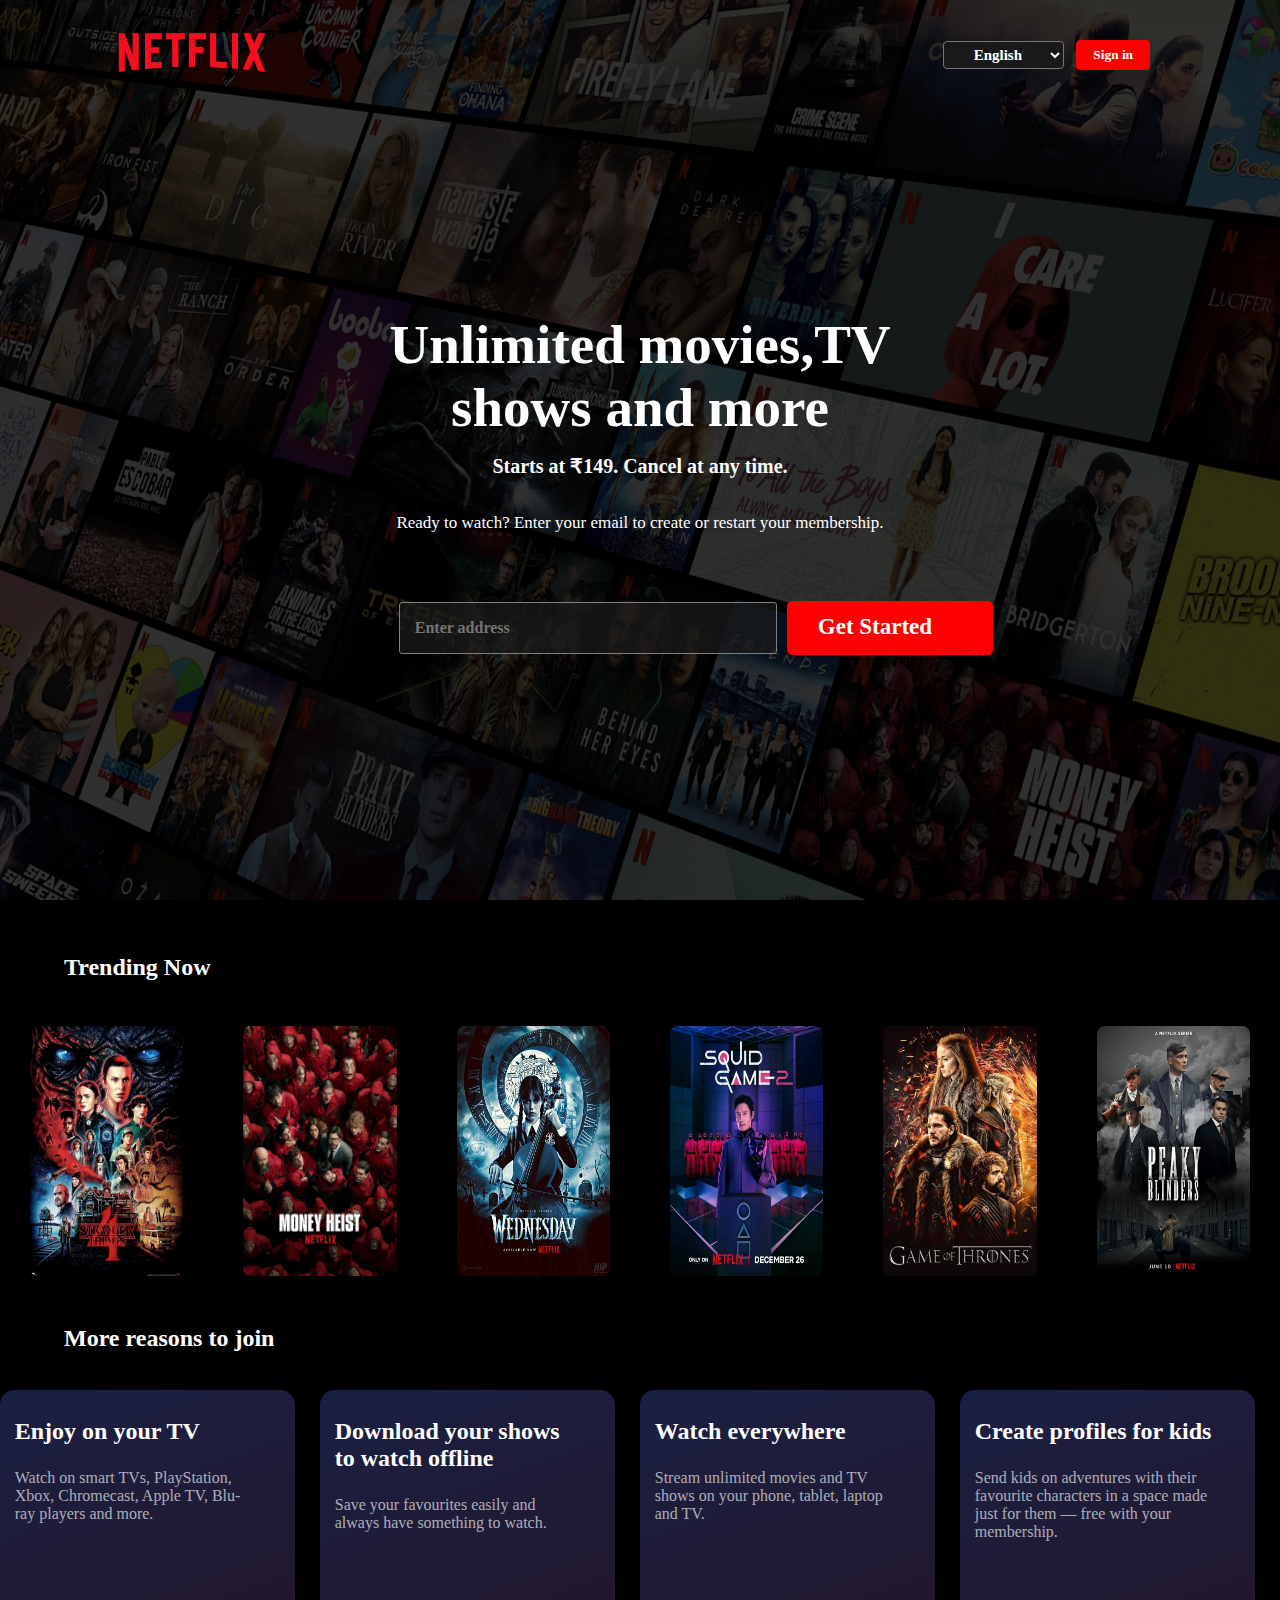
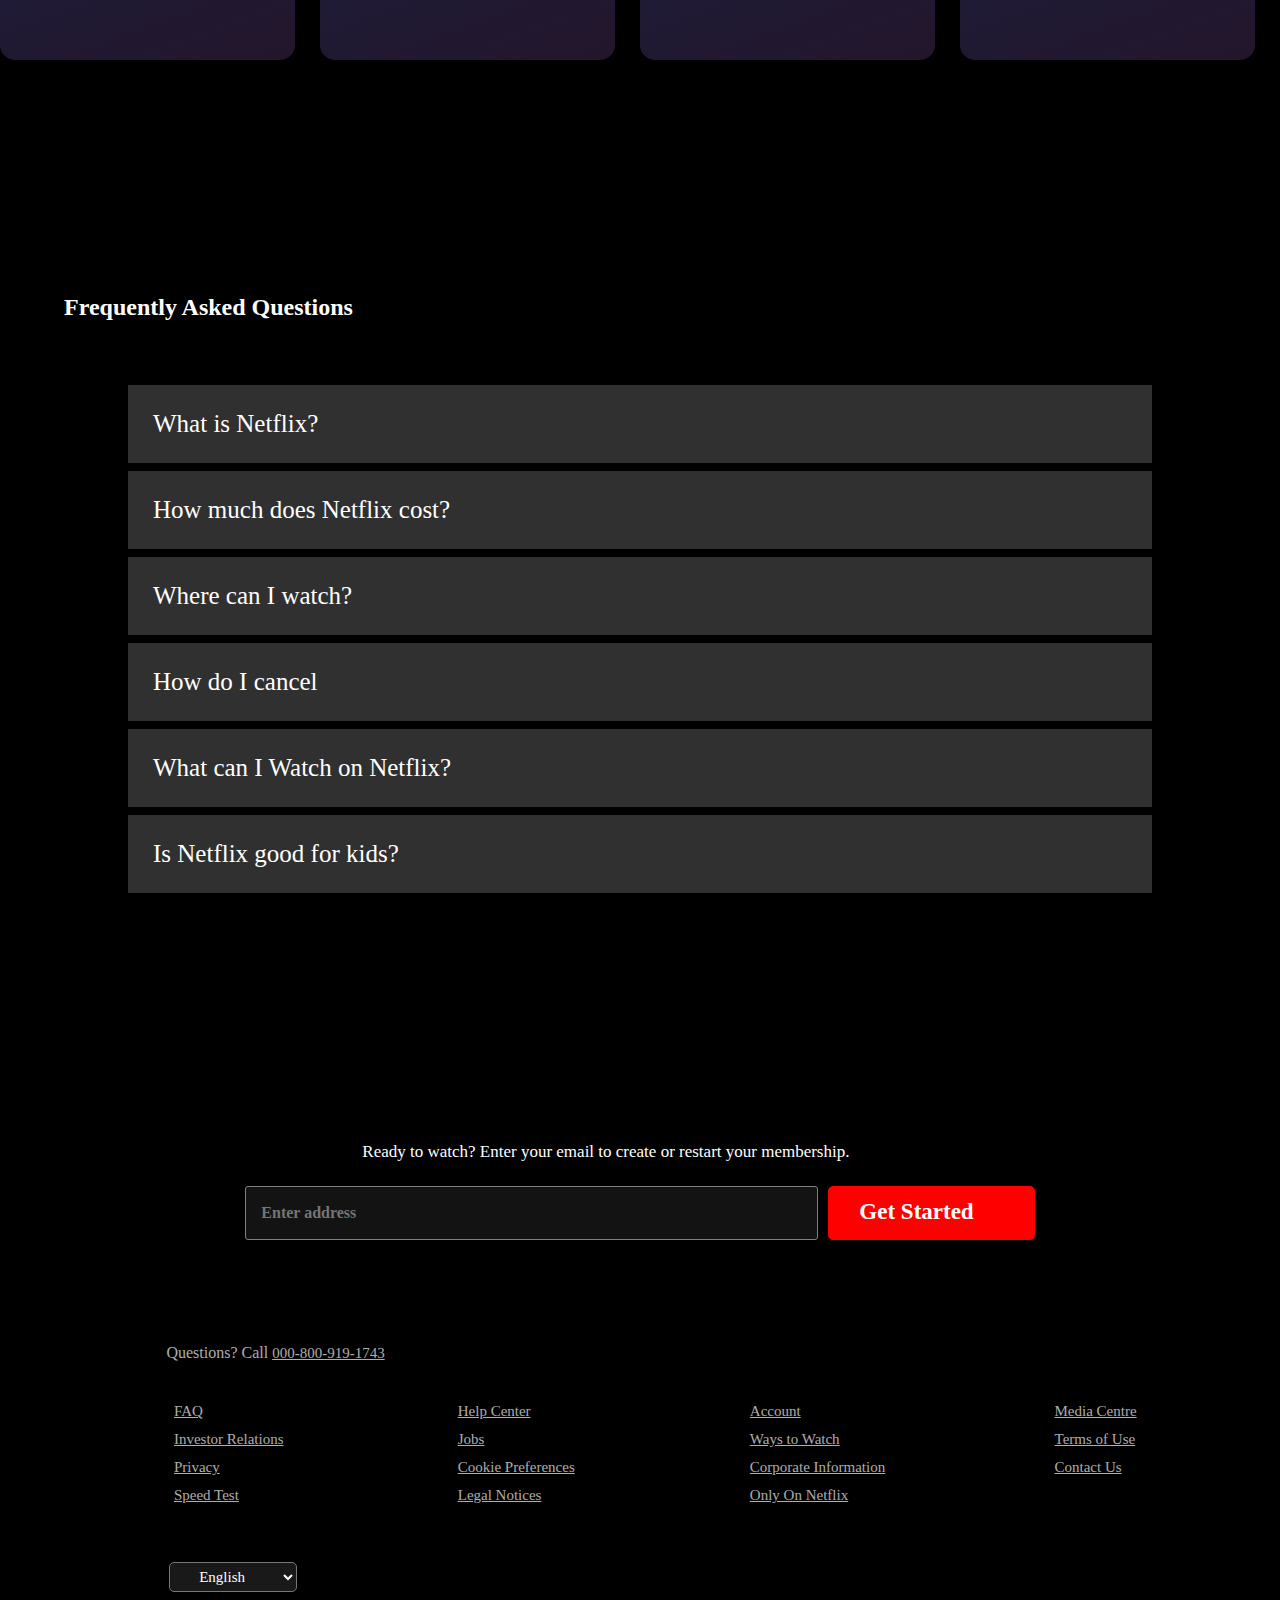
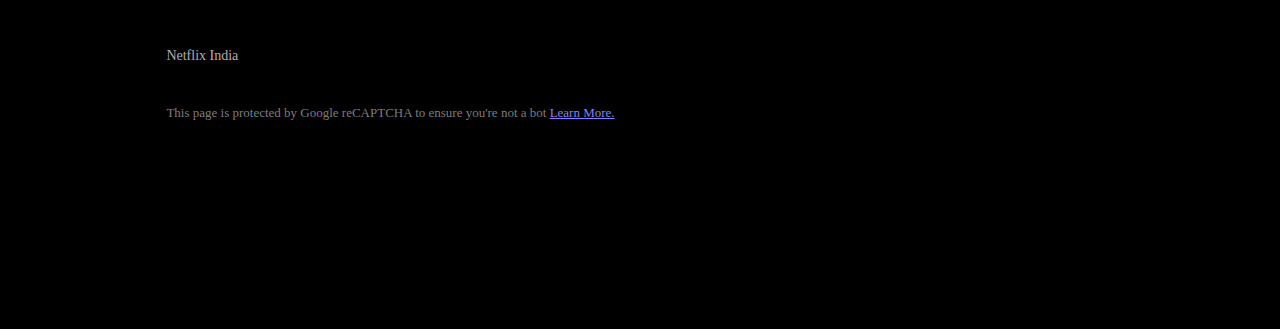
<file: index.html>
<!DOCTYPE html>
<html lang="en">
  <head>
    <meta charset="UTF-8" />
    <meta name="viewport" content="width=device-width, initial-scale=1.0" />
    <title>Netflix - Clone</title>
    <link rel="icon" href="Images/logo-icon.png" type="x-fa-icon">
    <link rel="stylesheet" href="style.css" />
    <link href="https://fonts.googleapis.com/css?family=Poppins:100,100italic,200,200italic,300,300italic,regular,italic,500,500italic,600,600italic,700,700italic,800,800italic,900,900italic" rel="stylesheet" />

  </head>
  <body>
    <main>
      <section class="section01">
        <div class="Sec01-Background" id="Sec01-Background">
          <img
            src="Images/Netflix-bg02.png"
            alt="Background-image"
            class="bg-image"
          />
        </div>

        <div class="Sec01-Logo" id="Sec01-Logo">
          <img src="Images/Netflix-logo.png" alt="Logo" class="Logo" />
        </div>

        <div class="Sec01-btn">
          <table>
            <tr>
              <td>
                <select name="" id="" class="Language-selection">
                  <option value="1">English</option>
                  <option value="2">தமிழ்</option>
                </select>
              </td>
              <td>
                <button class="Signin-btn"><a href="index2.html" style="text-decoration: none;color: white;">Sign in</a></button>
              </td>
            </tr>
          </table>
        </div>

        <div class="Sec01-content">
        <div class="content">
            <h1>Unlimited movies,TV</h1>
            <h1 class="h1-2">shows and more</h1>
            <p class="p-starts">Starts at ₹149. Cancel at any time.</p>
            <p class="p-ready">Ready to watch? Enter your email to create or restart your membership.</p>
        </div>
        </div>

        <div class="Sec01-input-button">
          <table>
            <tr>
              <td><input type="email" placeholder="Enter address" class="Input-email"></td>
              <td><button class="Button-GetStarted">Get Started</button></td>
            </tr>
          </table>
        </div>
      </section>
      <section class="section-02">
        <h2>Trending Now</h2>
        <div class="main-container">
          <div class="top10-container">
          <div class="Image">
            <img src="Images/01.jpg" alt="Poster">
          </div>
          <div class="Image">
            <img src="Images/02.webp" alt="Poster">
          </div>
          <div class="Image">
            <img src="Images/03.jpg" alt="Poster">
          </div>
          <div class="Image">
            <img src="Images/04.webp" alt="Poster">
          </div>
          <div class="Image">
            <img src="Images/07.jpg" alt="Poster">
          </div>
          <div class="Image">
            <img src="Images/06.jpg" alt="Poster">
          </div>
        </div>
        </div>
        <div class="content-container">
          <h2 class="More-h2">More reasons to join</h2>
          <div class="box-container">
            <div class="Box">
            <h2>Enjoy on your TV</h2>
            <p>Watch on smart TVs, PlayStation, Xbox, Chromecast, Apple TV, Blu-ray players and more.</p>
          </div>
          <div class="Box">
            <h2>Download your shows <br> to watch offline</h2>
            <p>Save your favourites easily and always have something to watch.</p>
          </div>
          <div class="Box">
            <h2>Watch everywhere</h2>
            <p>Stream unlimited movies and TV shows on your phone, tablet, laptop and TV.</p>
          </div>
          <div class="Box">
            <h2>Create profiles for kids</h2>
            <p>Send kids on adventures with their favourite characters in a space made just for them — free with your membership.</p>
          </div>
          </div>
        </div>
      </section>
      <section class="section-03">
        <div class="Frequent-h3">
          <h2>Frequently Asked Questions</h2>
        </div>
        <div class="button-container">
          <button>What is Netflix?</button>
          <button>How much does Netflix cost?</button>
          <button>Where can I watch?</button>
          <button>How do I cancel</button>
          <button>What can I Watch on Netflix?</button>
          <button>Is Netflix good for kids?</button>
        </div>
      </section>

      <section class="section-04">
        <div class="section-04-main">
          <div class="sec04-input-button">
          <p>Ready to watch? Enter your email to create or restart your membership.</p>
          <table>
            <tr>
              <td><input type="email" placeholder="Enter address" class="Input-email Input-email-02"></td>
              <td><button class="Button-GetStarted">Get Started</button></td>
            </tr>
          </table>
        </div>
        </div>
      <footer>
          <div>
            <p>Questions? Call <a href="#">000-800-919-1743</a> </p>
            <div class="ul-container">
               <div class="a">
            <ul>
            <li><a href="#">FAQ</a></li>
            <li><a href="#">Investor Relations</a></li>
            <li><a href="#">Privacy</a></li>
            <li><a href="#">Speed Test</a></li>
          </ul>
          </div>

          <div class="b">
            <ul>
            <li><a href="#">Help Center</a></li>
            <li><a href="#">Jobs</a></li>
            <li><a href="#">Cookie Preferences</a></li>
            <li><a href="#">Legal Notices</a></li>
          </ul>
          </div>

          <div class="c">
            <ul>
            <li><a href="#">Account</a></li>
            <li><a href="#">Ways to Watch</a></li>
            <li><a href="#" class="li-tag">Corporate Information</a></li>
            <li><a href="#">Only On Netflix</a></li> 
          </ul>

          </div>

          <div class="d">
            <ul>
            <li><a href="#">Media Centre</a></li>
            <li><a href="#">Terms of Use</a></li>
            <li><a href="#">Contact Us</a></li>
          </ul>
          
          </div>
            </div>
            <ul>
              <li>
              <select class="Language-selection-02" name="" id="">
                <option value="">English</option>
                <option value="">தமிழ்</option>
               </select>
            </li>
            </ul>
          </div>
        

          <p class="Netflix-p">Netflix India</p>
          <p class="This-page-p">This page is protected by Google reCAPTCHA to ensure you're not a bot <a href="#" class="Learn-a">Learn More.</a> </p>
        </footer>
    </main>
  </body>
</html>
</file>
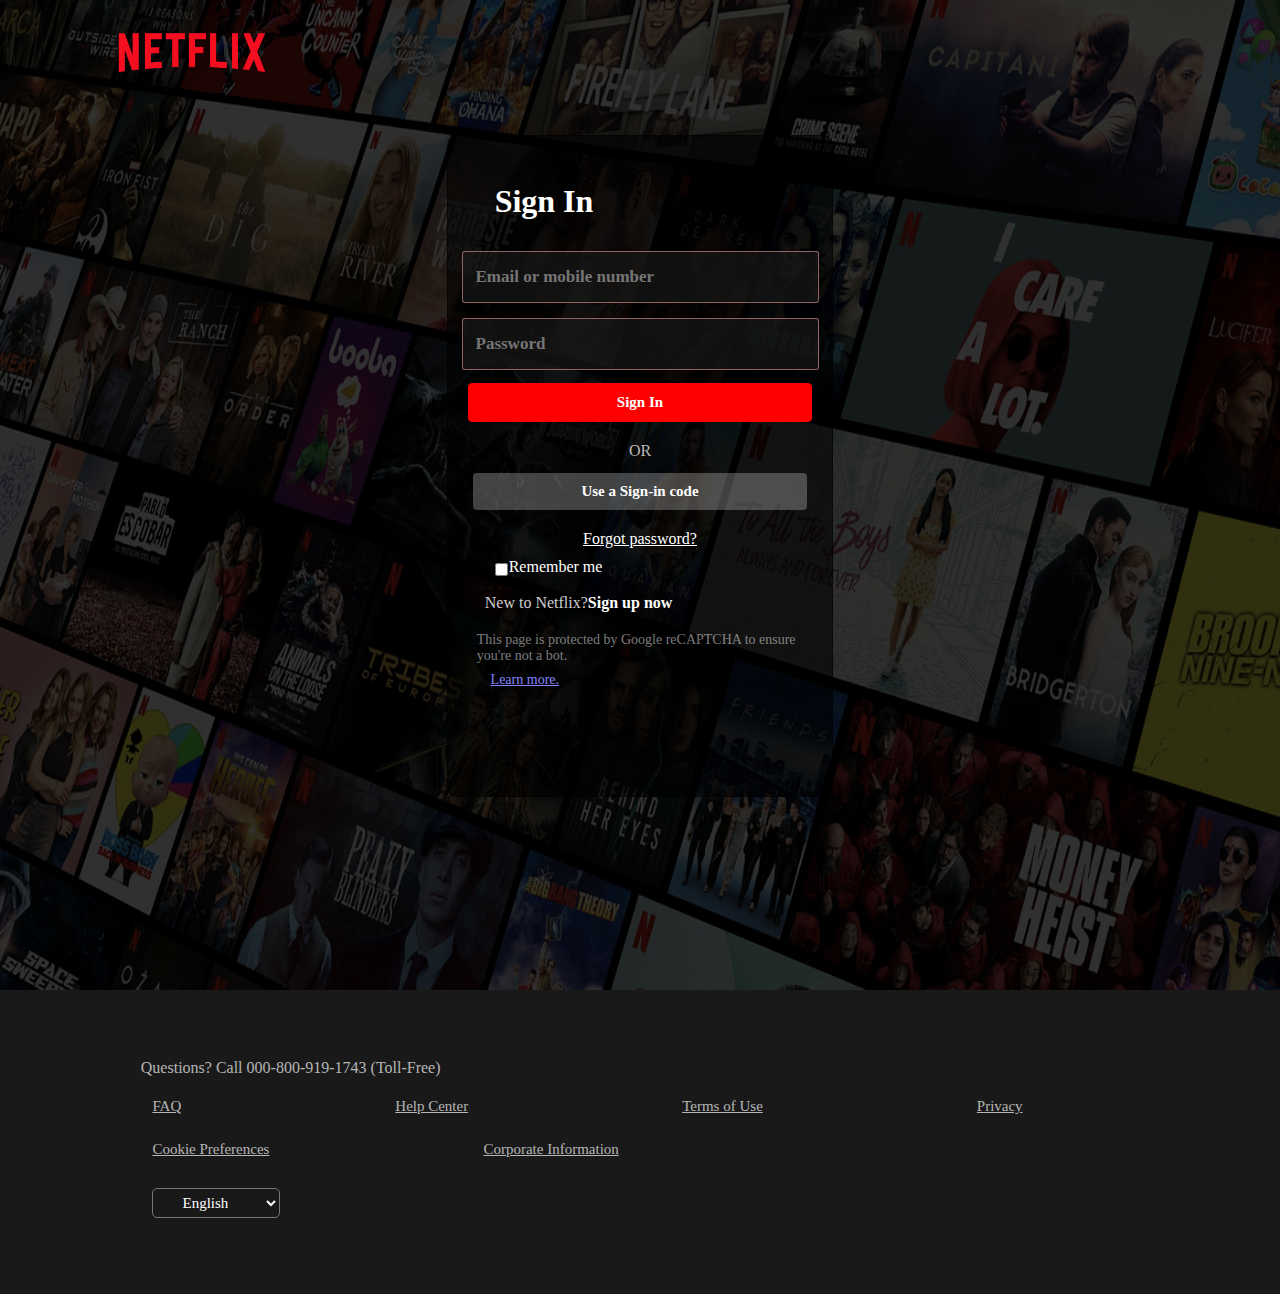
<file: index2.html>
<!DOCTYPE html>
<html lang="en">
  <head>
    <meta charset="UTF-8" />
    <meta name="viewport" content="width=device-width, initial-scale=1.0" />
    <title>Netflix - Clone</title>
    <link rel="icon" href="Images/logo-icon.png" type="x-fa-icon">
    <link rel="stylesheet" href="style2.css" />
    <link href="https://fonts.googleapis.com/css?family=Poppins:100,100italic,200,200italic,300,300italic,regular,italic,500,500italic,600,600italic,700,700italic,800,800italic,900,900italic" rel="stylesheet" />

  </head>
  <body>
      <section class="section01">
        <div class="Sec01-Background" id="Sec01-Background">
          <img
            src="Images/Netflix-bg02.png"
            alt="Background-image"
            class="bg-image"
          />
        </div>

        <div class="Sec01-Logo" id="Sec01-Logo">
          <img src="Images/Netflix-logo.png" alt="Logo" class="Logo" />
        </div>
        <section class="section02">
          <div class="div-main">
            <form action="">
            <div class="Form">
                    <h1 class="Sign-In">Sign In</h1>

                    <input type="text" placeholder="Email or mobile number" class="Input-Text">

                    <input type="password" placeholder="Password" class="Input-Password">

                    <button class="Sign-btn">Sign In</button>

                    <p class="p-or">OR</p>

                    <button class="Use-btn">Use a Sign-in code</button>

                    <a href="#" class="Forget-a">Forgot password?</a>

                    <input type="checkbox" name="Remember" id="" class="Check-box"><label for="Remember" class="Remember">Remember me</label>

                    <p class="New-to-netflix">New to Netflix?<a href="#">Sign up now</a></p>

                    <p class="This-p">This page is protected by Google reCAPTCHA to ensure <br> you're not a bot.</p>

                    <a href="#" class="Learn-a">Learn more.</a>
            </div>
            </form>
            </div>
        </section>
        <footer>
          <p>Questions? Call 000-800-919-1743 (Toll-Free)</p>
          <ul>
            <li><a href="#">FAQ</a></li>
            <li><a href="#">Help Center</a></li>
            <li><a href="#">Terms of Use</a></li>
            <li><a href="#">Privacy</a></li><br>
            <li><a href="#">Cookie Preferences</a></li>
            <li><a href="#" class="li-tag">Corporate Information</a></li> <br>
            <li>
              <select class="Language-selection" name="" id="">
                <option value="">English</option>
                <option value="">தமிழ்</option>
               </select>
      
          </ul> 

          
        </footer>
</body>
</html>
</file>
<file: style.css>
*{
    margin: 0%;
    padding: 0%;
    font-family:   Segoe UI;
}
body{
    height: 100vh;
    width: 100%;
    background-color: black;
    overflow-x: hidden;
    box-sizing: border-box;
}
.section01{
    width: 100%;
    height: 100vh;
    position: relative;
}
.Sec01-Background{
    width: 100%;
    height: 100%;
}
.bg-image{
    filter: brightness(25%);
    width: 100%;
    height: 100%;
}
.Logo{
    width: 180px;
    height: 100px;
}
.Sec01-Logo{
    position: absolute;
    top: 0px;
    left: 8%;
}
.Sec01-btn{
    position: absolute;
    right: 10%;
    bottom: 92%;
    z-index: 1;
}
.Language-selection{
    background-color: rgb(25, 25, 25);
    color: white;
    padding: 4px 25px 4px 25px;
    text-align: center;
    border-radius:4px ;
    font-size: 15px;
    outline-offset: 2px;
    font-weight: 600;
}
.Language-selection:hover{
outline: 2px white solid;
}
.Signin-btn{
    margin-left: 10px;
    background-color: red;
    color: white;
    border: 1px solid red;
    padding: 6px 16px 6px 16px;
    border-radius: 4px;
    font-weight: 700;
}
.Signin-btn:hover{

    background-color: rgb(195, 1, 1);
    border: 1px solid rgb(195, 1, 1);
    cursor: pointer;
}

.Sec01-content{
    position:absolute;
    bottom: 5%;
    height: 100vh;
    width: 100%;
    display: flex;
    color: white;
    font-size: 30px;
    justify-content: center;
    align-items: center;
    flex-direction: row;
}
.content h1{
    font-size: 55px;
    font-weight: 800;
}
.content .h1-2{
    text-align: center;
}
.content .p-starts{
    font-size: 20px;
    font-weight: 600;
    text-align: center;
    margin-top: 15px;
}
.content .p-ready{
    position: relative;
    top: 35px;
    font-size: 17px;
    text-align: center;
}
.Sec01-input-button{
    position: absolute;
    top: 66.5%;
    left: 31vw;
}
.Input-email{
    background-color: rgba(27, 27, 27, 0.7);
    padding: 16px 155px 16px 15px ;
    border: 1px solid gray;
    border-radius: 3px;
    font-size:16px;
    font-weight: 600;
    color: white;
}
.Button-GetStarted{
    background-color: red;
    color:white;
    padding: 11px 60px 12px 30px ;
    border: 1px solid red;
    border-radius: 5px;
    font-weight: 700;
    font-size: 23px;
    margin-left: 8px;
}
.Button-GetStarted:hover{
    background-color: rgb(195, 1, 1);
    border: 1px solid rgb(195, 1, 1);
    cursor: pointer;
}
.section-02{
    width: 100%;
    height: 100vh;
}
.main-container{
    display: flex;
    justify-content: center;
}
.section-02 h2{
    margin-top: 5%;
    color: white;
    position: relative;
    left: 5%;
    bottom: 10px;
    margin-bottom: 10px;
}
.top10-container{
    display: flex;
    justify-content: center;
    width: 100%;
    margin: 15px 0px;
}
.Image{
    height: 250px;
    width: 180px;
    transition: 100ms;
    margin:10px 30px;
}
.top10-container img{
    width: 100%;
    height: 100%;
    border-radius: 8px;
}
.Image:hover{
    transition: 100ms;
    height: 254px;
    width: 184px;
    cursor: pointer;
    box-shadow: 0px 0px 25px rgb(36, 36, 36);
}

.content-container .Box{
    height: 270px;
    width: 300px;
    color: white;
    background:linear-gradient(160deg, #1A2043 0%, #23162B 100%);;
    border-radius: 15px;
    margin-right: 25px;
    margin-top: 1%;
}
.Box h2{
    /* font-family: sans-serif; */
    position: relative;
    top: 5%; 
    font-weight: 700;
}
.Box p{
    font-weight: 500;
    position: relative;
    top: 10%;
    left: 5%;
    width: 240px;
    color: rgba(255, 255, 255, 0.651);
}

.box-container{
    display: flex;
    justify-content: center;
    position: relative;
    bottom: 25px;
}
.content-container .More-h2{
    position: relative;
    bottom: 40px;
}
.section-03{
    width: 100%;
    height: 100vh;
    color: white;
}
.Frequent-h3{
    position: relative;
    top: 30px;
    left: 5%;
}
.button-container{
    display: flex;
    flex-direction: column;
    position: relative;
    top: 10%;
    align-items: center;
}
.button-container button{
    text-align: left;
    padding: 25px 25px;
    margin: 4px;
    width: 80%;
    background-color: #303030;
    border: none;
    color: white;
    font-size: 25px;
    font-weight: 400;
    font-family: inherit;
    cursor: pointer;
}
.button-container button:hover{
     background-color: #444444;
}
.section-04-main{
    width: 100%;
    height: 20vh;
    display: flex;
    justify-content: center;
    color: white;
}
.section-04 .Input-email-02{
    padding: 17px 350px 17px 15px ;
}
.Button-GetStarted{
    padding: 12px 60px 14px 30px ;
}
.sec04-input-button p{
    position: relative;
    left: 15%;
    bottom: 12%;
    font-size: 17px;
}
footer {
  width: 100%;
  height: 65vh;
}
footer p {
  color: rgba(255, 255, 255, 0.685);
  position: relative;
  left: 13%;
}
footer a {
  color: rgba(255, 255, 255, 0.685);
  font-size: 15px;
  font-weight: 500;
}
footer li {
  margin: 10px 10px 10px 10px;
  /* display: inline-block; */
}
footer ul {
  position: relative;
  left: 8%;
  top: 30px;
  list-style: none;
  text-align: start;
}
.ul-container{
    display: flex;
    position: relative;
}
.ul-container .a,.b,.c,.d{
    margin-left: 12%;

}
.Language-selection-02{
    margin-top: 5px;
    background-color: rgb(25, 25, 25);
    color: white;
    padding: 5px 35px 5px 25px;
    text-align: center;
    border-radius:5px ;
    font-size: 15px;
    outline-offset: 2px;
    position: relative;
    left: 4.5%;
    margin-top: 3%;
}
.Language-selection-02:hover{
outline: 2px white solid;
}

.This-page-p{
    position: relative;
    top: 20%;
    font-size: 13px;
    color: rgba(255, 255, 255, 0.485);
    font-weight: 500;
}
.Netflix-p{
    position: relative;
    top: 13%;
    font-size: 14px;
    font-weight: 500;
}
.Learn-a{
    font-size: 13px;
    color: rgb(128, 128, 249);
}
</file>
<file: style2.css>
* {
  margin: 0%;
  padding: 0%;
  font-family: Segoe UI;
}
body {
  width: 100%;
  height: 100%;
  background-color: rgb(25, 25, 25);
  color: white;
  overflow-x: hidden;
}
.section01 {
  width: 100%;
  height: 100vh;
  position: relative;
}
.bg-image {
  filter: brightness(25%);
  width: 100%;
  height: 110vh;
}
.Logo {
  width: 180px;
  height: 100px;
}
.Sec01-Logo {
  position: absolute;
  top: 0px;
  left: 8%;
}
.div-main {
  position: absolute;
  top: 0%;
  width: 100%;
  height: 100vh;
  display: flex;
  justify-content: center;
}
.Form {
  position: absolute;
  top: 0%;
  display: flex;
  flex-direction: column;
  align-items: center;
  position: relative;
}
form {
  position: absolute;
  top: 15%;
  border: 1px solid rgba(0, 0, 0, 0.5);
  height: 660px;
  width: 30vw;
  color: white;
  background-color: rgba(0, 0, 0, 0.6);
  border-radius: 10px;
}
.Form .Sign-In {
  position: relative;
  right: 25%;
  top: 47px;
}
.Form input {
  padding: 15px 120px 15px 13px;
  margin-top: 15px;
  background-color: rgba(27, 27, 27, 0.6);
  border: 1px solid rgba(255, 167, 167, 0.538);
  border-radius: 3px;
  font-size: 17px;
  color: white;
  font-weight: 600;
}
.Form .Input-Text {
  margin-top: 78px;
}
.Form button {
  padding: 10px 148px 10px 148px;
  margin-top: 13px;
  margin-bottom: 20px;
  background-color: red;
  color: white;
  font-weight: 700;
  font-size: 15px;
  border: 1px solid red;
  border-radius: 4px;
}
.Form .Sign-btn:hover {
  background-color: rgba(255, 0, 0, 0.855);
  cursor: pointer;
}
.Form .Use-btn {
  background-color: rgba(255, 255, 255, 0.256);
  padding: 10px 108px 10px 108px;
  border: none;
}
.Form .Use-btn:hover {
  background-color: rgba(255, 255, 255, 0.206);
  cursor: pointer;
}
.p-or {
  color: rgba(255, 255, 255, 0.719);
}
.Forget-a {
  color: white;
}
.Forget-a:hover {
  color: rgba(255, 255, 255, 0.704);
}
.Form .Check-box {
  position: relative;
  right: 36%;
}
.Remember {
  position: relative;
  right: 22%;
  bottom: 18px;
}
.New-to-netflix {
  position: relative;
  right: 16%;
  color: rgba(255, 255, 255, 0.818);
}
.New-to-netflix a {
  color: white;
  text-decoration: none;
  font-weight: 700;
}
.This-p {
  position: relative;
  top: 20px;
  right: 1%;
  color: rgba(255, 255, 255, 0.49);
  font-size: 14px;
}
.Learn-a {
  color: rgb(132, 132, 255);
  font-size: 14px;
  position: relative;
  top: 28px;
  right: 30%;
}
footer {
  width: 100%;
  height: 300px;
}
footer p {
  color: rgba(255, 255, 255, 0.685);
  position: relative;
  left: 11%;
  top: 65px;
}
footer a {
  color: rgba(255, 255, 255, 0.685);
  font-size: 15px;
  font-weight: 500;
}
footer li {
  margin: 10px 160px 15px 50px;
  display: inline-block;
}
footer ul {
  position: relative;
  left: 8%;
  top: 75px;
  list-style: none;
  text-align: start;
}
.Language-selection{
  margin-top: 5px;
    background-color: rgb(25, 25, 25);
    color: white;
    padding: 5px 35px 5px 25px;
    text-align: center;
    border-radius:5px ;
    font-size: 15px;
    outline-offset: 2px;
}
.Language-selection:hover{
outline: 2px white solid;
}
</file>
